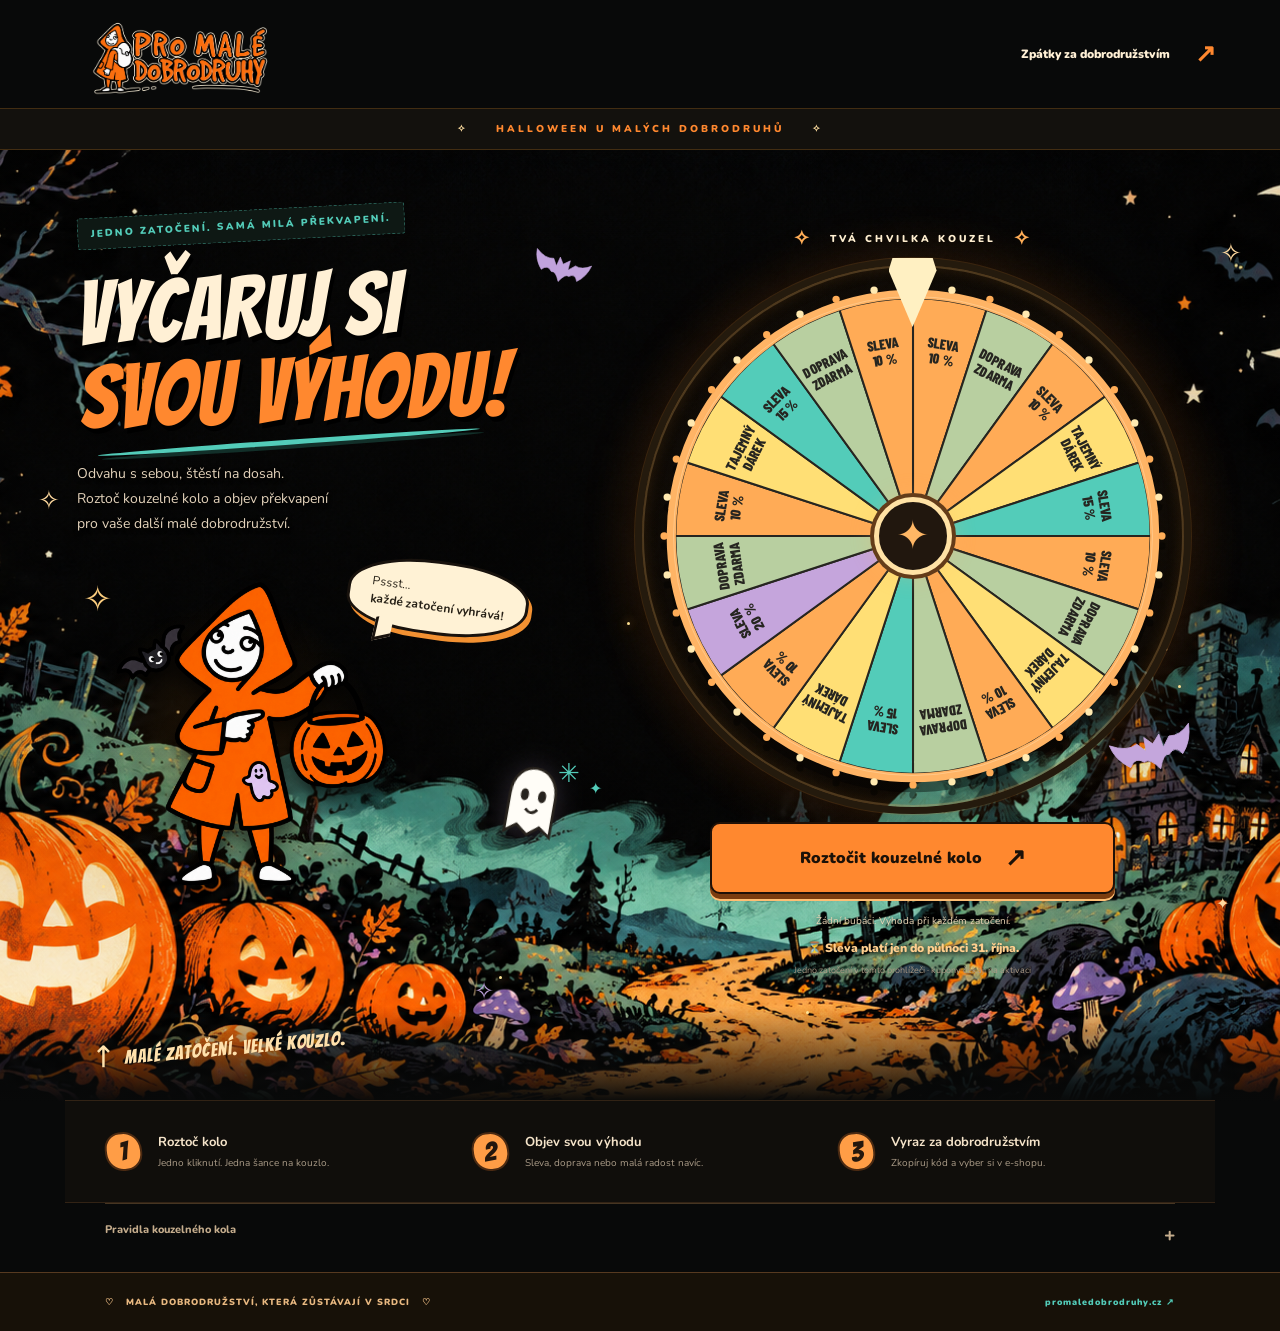
<file: index.html>
<!doctype html><html lang="cs"><head><meta charset="utf-8"><meta name="viewport" content="width=device-width,initial-scale=1"><meta name="theme-color" content="#080909"><title>Halloweenské kolo | Pro malé dobrodruhy</title><meta name="description" content="Malé zatočení, velké dobrodružství. Vyzkoušejte halloweenské kolo pro malé dobrodruhy."><link rel="stylesheet" href="style.css"></head><body>
<svg width="0" height="0" class="symbols" aria-hidden="true"><defs><symbol id="pumpkin" viewBox="0 0 160 140"><path d="M78 29q-8-19 6-24l10 6-9 21" fill="#7dbf6a"/><path d="M80 35C12 4-14 119 49 128q30 15 63-1c67-15 41-124-32-92Z" fill="#ff7a1a"/><path d="M65 34c-30 13-29 76-8 94M93 34c27 15 28 75 9 94M78 34v96" fill="none"/><path d="m35 73 15-18 9 22Zm64 4 13-22 13 18ZM47 94l18 7 12-9 13 10 22-8q-29 40-65 0Z" fill="#252420" stroke-width="3"/></symbol><symbol id="bat" viewBox="0 0 120 65"><path d="M7 9q20 14 35 8l9 12 2-18 9 11 11-10 1 18 11-12q14 4 29-9-3 23-18 36-7-14-17-4-7-4-16 15-10-18-18-14-10-11-19 2Q9 29 7 9Z" fill="currentColor" stroke="currentColor"/></symbol><symbol id="ghost" viewBox="0 0 100 120"><path d="M16 106V49C16-7 84-7 84 49v57l-17-12-17 13-17-13Z" fill="#fffdf7"/><ellipse cx="38" cy="48" rx="4" ry="7" fill="#24231f"/><ellipse cx="64" cy="48" rx="4" ry="7" fill="#24231f"/><path d="M42 69q10 10 18-1" fill="none"/></symbol></defs></svg>
<header><a class="brand" href="#" aria-label="Pro malé dobrodruhy"><img class="brand-logo" src="logo-transparent.png" alt="Pro malé dobrodruhy" width="368" height="180"></a><a class="shop-link" href="https://www.promaledobrodruhy.cz/" target="_blank" rel="noopener">Zpátky za dobrodružstvím <span>↗</span></a></header>
<main><div class="season"><span>✧</span> HALLOWEEN U MALÝCH DOBRODRUHŮ <span>✧</span></div><section class="hero"><div class="midnight-stars" aria-hidden="true"><span>✧</span><span>✦</span><span>✧</span><span>✦</span><span>✧</span></div><div class="fireflies" aria-hidden="true"><i style="--x:8%;--y:62%;--d:-1s"></i><i style="--x:24%;--y:38%;--d:-4s"></i><i style="--x:39%;--y:78%;--d:-2s"></i><i style="--x:49%;--y:16%;--d:-5s"></i><i style="--x:63%;--y:84%;--d:-3s"></i><i style="--x:84%;--y:64%;--d:-6s"></i><i style="--x:92%;--y:27%;--d:-1s"></i><i style="--x:14%;--y:90%;--d:-7s"></i></div><div class="stage-note" aria-hidden="true">Malé zatočení. Velké kouzlo.</div><div class="intro"><div class="eyebrow">JEDNO ZATOČENÍ. SAMÁ MILÁ PŘEKVAPENÍ.</div><h1>Vyčaruj si<br><span>svou výhodu!</span><svg class="bat title-bat"><use href="#bat"/></svg></h1><p class="lead">Odvahu s sebou, štěstí na dosah.<br>Roztoč kouzelné kolo a objev překvapení<br class="desktop"> pro vaše další malé dobrodružství.</p><div class="mascot-scene halloween-scene"><div class="speech">Pssst…<br><b>každé zatočení vyhrává!</b></div><img class="mascot halloween" src="dobrodruh-halloween.png" alt="Halloweenský dobrodruh v oranžovém kabátku se špičatou kapucí, dýňovou lucernou a malým netopýrem"><svg class="pumpkin p1"><use href="#pumpkin"/></svg><svg class="ghost"><use href="#ghost"/></svg><span class="spark s1">✧</span><span class="spark s2">✳</span></div></div>
<div class="game"><div class="game-top"><span>TVÁ CHVILKA KOUZEL</span><span>↙ Zkus své štěstí</span></div><div class="wheel-wrap"><div class="pointer" aria-hidden="true"></div><svg id="wheel" viewBox="0 0 500 500" role="img" aria-label="Kolo výhod: sleva 10 procent, doprava zdarma, tajemný dárek, sleva 15 procent a sleva 20 procent"></svg><div class="hub" aria-hidden="true">✦</div><svg class="bat wheel-bat"><use href="#bat"/></svg></div><button id="spin" class="primary">Roztočit kouzelné kolo <span>↗</span></button><button id="view-result" class="view-result" hidden>Zobrazit mou výhodu a kód ↗</button><p class="game-note">Žádní bubáci. Výhoda při každém zatočení.</p><p class="deadline" style="margin:12px 0 8px;color:#ffcf8e;font-size:12px;font-weight:900;text-shadow:0 2px 5px #000">⏳ Sleva platí jen do půlnoci 31. října.</p><p class="demo-label">Jedno zatočení v tomto prohlížeči · kupony čekají na aktivaci</p></div></section>
<section class="steps" aria-label="Jak to funguje"><div><span class="number">1</span><p><b>Roztoč kolo</b><br>Jedno kliknutí. Jedna šance na kouzlo.</p></div><div><span class="number">2</span><p><b>Objev svou výhodu</b><br>Sleva, doprava nebo malá radost navíc.</p></div><div><span class="number">3</span><p><b>Vyraz za dobrodružstvím</b><br>Zkopíruj kód a vyber si v e-shopu.</p></div></section>
<details><summary>Pravidla kouzelného kola <span>+</span></summary><div class="rules"><p>Toto je funkční ukázka připravované kampaně. Ukázkové kódy nejsou aktivované v e-shopu. Každá výhoda má jeden pevný kód společný pro všechny, kteří ji vytočí. Po zatočení se kolo uzamkne v tomto prohlížeči. Vymazání dat nebo jiný prohlížeč tento limit obejde; pro limit na příjemce emailu je nutné napojit jedinečné pozvánky.</p><p>Navržená akce: losování 31. 10. 2026, uplatnění jen do půlnoci 31. 10. 2026 (čas v Praze). Sleva 10 % od 800 Kč (šance 35 %), doprava od 700 Kč (25 %), dárek od 1 000 Kč (20 %), sleva 15 % od 1 200 Kč (15 %), sleva 20 % od 1 500 Kč s maximální slevou 500 Kč (5 %). Výhody nelze kombinovat. Podmínky a dostupnost dárku je nutné před spuštěním potvrdit.</p></div></details></main>
<footer><span>♡ &nbsp; MALÁ DOBRODRUŽSTVÍ, KTERÁ ZŮSTÁVAJÍ V SRDCI &nbsp; ♡</span><a href="https://www.promaledobrodruhy.cz/" target="_blank" rel="noopener">promaledobrodruhy.cz ↗</a></footer>
<dialog id="result"><button id="close" class="close" aria-label="Zavřít">×</button><span class="eyebrow">ABRAKADABRA… JE TO TVOJE!</span><h2 id="result-title"></h2><p id="condition"></p><div class="code-box"><span id="code"></span><button id="copy">Zkopírovat</button></div><p id="copy-status" role="status"></p><a class="primary" href="https://www.promaledobrodruhy.cz/" target="_blank" rel="noopener">Vybrat si dobrodružství ↗</a><p class="modal-note">Pevný kód · před uplatněním musí být aktivován v e-shopu.<br>Sleva platí jen do půlnoci 31. října 2026 (čas v Praze).</p></dialog><script src="app.js"></script></body></html>
</file>
<file: style.css>
@import url('https://fonts.googleapis.com/css2?family=Bangers&family=Barlow+Condensed:wght@600;700;800;900&family=Nunito:wght@400;600;700;800;900&display=swap');
:root{--ink:#fff0d5;--orange:#ff882f;--mint:#53ccb9;--black:#080909;--cream:#fff0d5}*{box-sizing:border-box}body{margin:0;background:var(--black);color:var(--ink);font-family:Nunito,Arial,sans-serif;overflow-x:hidden}button,a,summary{-webkit-tap-highlight-color:transparent}a{color:inherit;text-decoration:none}button{font:inherit;cursor:pointer}a:focus-visible,button:focus-visible,summary:focus-visible{outline:3px solid var(--mint);outline-offset:6px}button[hidden]{display:none!important}.symbols{position:absolute;pointer-events:none}header{height:108px;max-width:1440px;margin:auto;padding:10px 5%;display:flex;justify-content:space-between;align-items:center;position:relative;z-index:5}.brand{line-height:0}.brand-logo{display:block;width:230px;height:91px;object-fit:contain}.shop-link{font-size:12px;font-weight:900;display:flex;gap:25px;align-items:center}.shop-link span{font-size:25px;color:var(--orange)}main{max-width:1600px;margin:auto}.season{text-align:center;color:var(--orange);font-size:10px;font-weight:900;letter-spacing:3px;padding:13px 20px;border-top:1px solid #ff9a2b33;border-bottom:1px solid #ff9a2b33;background:#13110d;position:relative;z-index:3}.season span{color:#f6d69a;margin:0 22px}.hero{position:relative;isolation:isolate;display:grid;grid-template-columns:46% 54%;padding:52px max(38px,6%) 126px;min-height:870px;background:#080909;gap:0;overflow:hidden}.hero:before{content:'';position:absolute;inset:0;z-index:-3;background:url('halloween-world.png') center bottom / cover no-repeat}.hero:after{content:'';position:absolute;inset:0;pointer-events:none;z-index:-2;background:linear-gradient(180deg,#08090915 65%,transparent 90%,#080909 100%)}.intro{padding-top:8px;position:relative;z-index:2}.eyebrow{font-size:10px;letter-spacing:2px;font-weight:900;color:#b9a78c}.intro>.eyebrow{color:var(--mint);display:inline-block;border:1px dashed #53ccb966;padding:8px 13px;border-radius:3px;transform:rotate(-3deg);background:#0e1814}h1{font:400 clamp(67px,6.9vw,108px)/.95 Bangers,Impact,sans-serif;letter-spacing:1.2px;margin:22px 0 18px;text-transform:uppercase;transform:rotate(-2deg);position:relative;max-width:590px;text-shadow:3px 5px 0 #000}h1>span{display:inline-block;color:var(--orange);position:relative;white-space:nowrap}h1>span:after{content:'';height:5px;background:var(--mint);border-radius:70%;width:89%;position:absolute;bottom:-11px;left:4%;transform:rotate(-2deg);box-shadow:4px 4px 0 #122f29}.title-bat{position:absolute;right:0;top:-12px;width:64px!important;color:#c1a3dc!important;transform:rotate(20deg)}.lead{font-size:14px;line-height:1.8;color:#e4d3bb;max-width:440px;margin:29px 0 0;text-shadow:0 2px 4px #000}.mascot-scene{position:relative;height:355px;width:100%;max-width:510px;margin-top:5px}.mascot-scene:before{content:'';position:absolute;width:300px;height:300px;bottom:0;left:6px;border-radius:50%;background:radial-gradient(circle,#ff941922,transparent 69%)}.mascot.halloween{position:absolute;bottom:-15px;left:10px;width:350px;height:350px;object-fit:contain;filter:drop-shadow(0 10px 8px #0008);z-index:2}.speech{position:absolute;top:20px;left:270px;min-width:155px;background:#fff2d5;color:#262016;padding:16px 21px;font-size:12px;line-height:1.5;z-index:4;border-radius:48% 43% 48% 39%;border:3px solid #18120d;transform:rotate(8deg);box-shadow:4px 5px 0 #f29132}.speech:after{content:'';position:absolute;left:28px;bottom:-13px;width:16px;height:19px;background:#fff2d5;border-left:3px solid #18120d;border-bottom:3px solid #18120d;transform:rotate(-20deg) skew(-25deg)}.p1{display:none}.ghost{position:absolute;right:22px;bottom:50px;width:67px;height:85px;stroke:#28231d;stroke-width:4;transform:rotate(10deg);z-index:3;animation:float 5s ease-in-out infinite;filter:drop-shadow(0 0 13px #c0a4db33)}.spark{position:absolute;font-size:35px;z-index:3;color:var(--mint)}.s1{top:35px;left:6px;color:#ffd080}.s2{bottom:105px;right:7px;font-size:26px}.bat{width:90px;height:50px;color:#c1a3dc}.game{position:relative;text-align:center;padding:23px 0 0 27px;z-index:2}.game:before{content:'';position:absolute;inset:10px -40px 100px -5px;border-radius:50%;z-index:-1;background:radial-gradient(ellipse,#f78a171a 10%,#e2790f0b 55%,transparent 70%)}.game-top{display:flex;justify-content:center;align-items:center;gap:17px;font-size:10px;letter-spacing:3px;font-weight:900;color:#fff2d5}.game-top:before,.game-top:after{content:'✧';font-size:20px;color:#ffae58}.game-top span:last-child{display:none}.wheel-wrap{position:relative;width:min(100%,510px);margin:29px auto 31px;aspect-ratio:1}.wheel-wrap:before{content:'';position:absolute;inset:-16px;border:2px solid #ffba6344;border-radius:50%;box-shadow:0 0 0 7px #241a0d,0 0 0 8px #bd7c3633,0 0 65px #ff7a1a26,inset 0 0 15px #ff9b2b22;pointer-events:none}.wheel-wrap:after{content:'';position:absolute;inset:15px;border:1px solid #fff2d54d;border-radius:50%;pointer-events:none}#wheel{display:block;width:100%;height:100%;transition:transform 5s cubic-bezier(.13,.65,.14,1);filter:drop-shadow(0 10px 0 #0006)}.pointer{position:absolute;top:-23px;left:calc(50% - 24px);width:48px;height:69px;background:#fff0c2;clip-path:polygon(8% 0,92% 0,100% 18%,50% 100%,0 18%);z-index:5;filter:drop-shadow(0 4px 0 black)}.hub{position:absolute;left:calc(50% - 39px);top:calc(50% - 39px);width:78px;height:78px;background:#21170e;border:5px solid #ffe2a5;border-radius:50%;display:grid;place-items:center;z-index:3;box-shadow:0 0 0 4px #643c19,0 0 25px #ffb46555;color:#ffb765;font-size:40px}.wheel-bat{position:absolute;right:-33px;bottom:14px;z-index:4;width:95px;transform:rotate(-16deg);color:#c4a6dc}.primary{border:2px solid #211107;border-radius:10px;background:var(--orange);color:#1b1108;display:flex;align-items:center;justify-content:center;gap:23px;padding:17px 27px;font-weight:900;font-size:16px;box-shadow:0 5px 0 #7b3c0f,0 7px 0 #ffbe73;transition:transform .2s,filter .2s}.game>.primary{width:88%;max-width:405px;margin:0 auto;position:relative}.primary:not(:disabled):hover{filter:brightness(1.12);transform:translateY(-2px)}.primary span{font-size:25px}.primary:disabled{background:#34271b;color:#eac9a2;border-color:#8c6945;box-shadow:0 4px 0 #100c08;cursor:default;font-size:13px}.game-note{font-size:10px;margin:20px 0 7px;color:#e9d4b5;text-shadow:0 2px 5px black}.demo-label{font-size:9px;color:#aa9985;margin:0}.view-result{display:block;margin:17px auto 0;border:0;background:#131d19e8;color:#8ee7d5;padding:9px 17px;border-radius:30px;font-weight:800;font-size:12px}.midnight-stars{position:absolute;inset:0;pointer-events:none;z-index:1}.midnight-stars span{position:absolute;color:#ffd99e;animation:twinkle 5s ease-in-out infinite}.midnight-stars span:nth-child(1){top:35%;left:3%;font-size:26px}.midnight-stars span:nth-child(2){top:66%;left:46%;color:var(--mint);animation-delay:-2s}.midnight-stars span:nth-child(3){top:9%;right:3%;font-size:26px}.midnight-stars span:nth-child(4){top:78%;right:4%;animation-delay:-1s}.midnight-stars span:nth-child(5){bottom:10%;left:37%;color:#b99ed5;font-size:24px;animation-delay:-3s}.fireflies{position:absolute;inset:40% 0 0;pointer-events:none;z-index:1}.fireflies i{position:absolute;left:var(--x);top:var(--y);width:3px;height:3px;border-radius:50%;background:#ffe496;box-shadow:0 0 10px #ffc25a,0 0 25px #ff952c;animation:firefly 8s ease-in-out infinite;animation-delay:var(--d)}.stage-note{position:absolute;left:7%;bottom:35px;font:400 19px Bangers;letter-spacing:1px;transform:rotate(-5deg);color:#ffe1ac;z-index:4}.stage-note:before{content:'↗';font:30px Nunito;display:inline-block;transform:rotate(-40deg);margin-right:8px}.steps{max-width:1150px;position:relative;display:grid;grid-template-columns:repeat(3,1fr);gap:30px;padding:30px 40px;margin:-2px auto 0;border-top:1px solid #8d5e3144;border-bottom:1px solid #8d5e3144;background:#100e0b}.steps>div{display:flex;gap:16px;align-items:center}.number{width:37px;height:39px;flex-shrink:0;background:#ff9d46;border:2px solid #4b2a12;color:#24170d;border-radius:42% 50% 43% 49%;display:grid;place-items:center;font:400 27px Bangers;transform:rotate(-7deg)}.steps p{font-size:10px;line-height:1.8;color:#aa9b87;margin:0}.steps b{font-size:13px;color:#f5e4ca}.details{display:flex;align-items:center;justify-content:space-between;gap:30px;max-width:1150px;padding:45px 40px;margin:auto}h2{font:400 38px/1.1 Bangers;letter-spacing:1px;margin:12px 0;color:#ffad61}.details p{font-size:12px;color:#ac9c85}.rewards{display:flex;gap:8px;flex-wrap:wrap;max-width:420px}.rewards span{font-size:11px;font-weight:800;border:1px solid #6a5134;padding:11px 16px;border-radius:30px;background:#1d170f;color:#f1d9b5}details{max-width:1070px;margin:0 auto 35px;border-top:1px solid #463522}summary{padding-top:18px;cursor:pointer;font-size:11px;font-weight:800;list-style:none;color:#c5ad8d}summary span{float:right;font-size:19px}.rules{font-size:12px;line-height:1.8;color:#b5a68f}footer{display:flex;align-items:center;justify-content:space-between;gap:20px;border-top:1px solid #573a20;padding:23px max(35px,calc((100vw - 1070px)/2));font-size:9px;letter-spacing:1px;font-weight:900;background:#171108;color:#e9b981}footer a{color:var(--mint)}dialog{width:min(92vw,500px);background:#15120e;color:#ffefd6;border:2px solid #c48e4e;border-radius:20px;box-shadow:0 0 0 8px #1d140d,0 0 75px #ff7a1a2b;padding:45px 28px 25px;text-align:center}dialog::backdrop{background:#050603c9;backdrop-filter:blur(6px)}.close{position:absolute;right:15px;top:8px;background:none;border:0;color:#f8e3c2;font-size:28px}dialog h2{font-size:53px;transform:rotate(-2deg);margin:22px 0 12px}dialog p{font-size:13px;line-height:1.6}.code-box{display:flex;justify-content:space-between;align-items:center;gap:9px;padding:15px;border:2px dashed #bb8c50;background:#2b2014;border-radius:8px;margin-top:22px}#code{font-size:19px;font-weight:900;letter-spacing:1px;color:#ffdb9d}.code-box button{background:#efd2a2;color:#261a0c;border:0;padding:10px;border-radius:5px;font-size:11px}#copy-status{min-height:20px;font-size:11px;color:var(--mint)}dialog .primary{font-size:14px;margin-bottom:23px}.modal-note{font-size:10px!important;color:#ae9e86;margin:0}@keyframes float{50%{transform:translateY(-13px) rotate(5deg)}}@keyframes twinkle{50%{opacity:.35;transform:scale(.7)}}@keyframes firefly{0%,100%{opacity:.1;transform:translate(0,0)}45%{opacity:.9;transform:translate(15px,-30px)}70%{opacity:.2;transform:translate(-8px,-50px)}}
@media(min-width:1450px){.hero{padding-top:65px;min-height:930px}.mascot-scene{height:385px}.mascot.halloween{width:390px;height:390px;left:0}.wheel-wrap{width:550px;max-width:100%}.game{padding-top:20px}}
@media(max-width:1050px) and (min-width:761px){.hero{padding-left:35px;padding-right:35px;grid-template-columns:45% 55%;min-height:800px;padding-top:45px}.intro h1{font-size:74px}.mascot.halloween{width:300px;height:300px;left:-10px}.speech{left:210px;min-width:135px;font-size:10px;padding:13px 15px}.mascot-scene{height:320px}.ghost{right:-10px;bottom:75px;width:45px}.game{padding-left:35px}.game-top{font-size:9px;letter-spacing:2px}.lead{font-size:13px}.steps{margin:0 25px;padding:25px;gap:15px}.details{padding:35px}details{margin:0 35px 30px}}
@media(max-width:760px){header{height:88px;padding:8px 20px}.brand-logo{width:172px;height:71px}.shop-link{font-size:10px;max-width:130px;gap:8px;text-align:right}.shop-link span{font-size:21px}.season{font-size:8px;padding:10px 5px;letter-spacing:1.1px}.season span{margin:0 6px}.hero{display:flex;flex-direction:column;padding:33px 22px 100px;min-height:0;overflow:hidden}.hero:before{background-size:auto 890px;background-position:center bottom}.hero:after{background:linear-gradient(180deg,#080909 0%,#080909b0 25%,transparent 50%,transparent 97%,#080909 100%)}.intro{text-align:center;padding:0;display:contents}.intro>.eyebrow{order:0;align-self:center;font-size:8px;letter-spacing:1.2px;padding:8px 10px}.intro h1{order:1;font-size:clamp(62px,12.8vw,91px);max-width:none;margin:23px 0 14px;text-align:center}.title-bat{width:47px!important;right:0;top:-19px}.lead{order:2;font-size:12px;line-height:1.7;margin:17px auto 0;text-align:center;max-width:310px}.desktop{display:none}.game{order:3;padding:29px 8px 0;width:100%;max-width:470px;margin:auto}.game-top{font-size:9px;letter-spacing:2px;gap:12px}.wheel-wrap{width:calc(100% - 20px);margin:28px auto 28px}.wheel-wrap:before{inset:-11px;box-shadow:0 0 0 5px #241a0d,0 0 0 6px #bd7c3633,0 0 40px #ff7a1a29}.pointer{width:37px;height:54px;left:calc(50% - 18.5px);top:-17px}.hub{width:62px;height:62px;left:calc(50% - 31px);top:calc(50% - 31px);font-size:31px;border-width:4px}.wheel-bat{right:-22px;bottom:5px;width:70px}.game>.primary{width:94%;font-size:14px;padding:15px 15px}.game-note{font-size:9px;line-height:1.7}.demo-label{font-size:8px}.mascot-scene{order:4;width:320px;max-width:100%;height:270px;margin:25px auto -22px}.mascot.halloween{width:270px;height:270px;left:-9px;bottom:-3px}.speech{left:190px;top:8px;min-width:120px;font-size:9px;padding:12px 13px;box-shadow:3px 4px 0 #f29132}.ghost{right:6px;bottom:41px;width:43px;height:60px}.s1{font-size:24px;left:-4px;top:58px}.s2{font-size:19px;right:5px;bottom:120px}.stage-note{left:auto;right:25px;bottom:26px;font-size:15px;transform:rotate(-4deg)}.midnight-stars span:nth-child(3){top:30%;right:2%}.midnight-stars span:nth-child(1){top:24%;left:1%}.steps{display:grid;grid-template-columns:1fr;margin:0 22px;padding:24px;gap:22px;border-radius:12px}.steps p{font-size:11px}.steps b{font-size:14px}.details{display:block;padding:35px 25px}h2{font-size:35px}.rewards{margin-top:22px}.rewards span{font-size:10px;padding:9px 13px}details{margin:0 25px 30px}.rules{font-size:11px}footer{display:block;text-align:center;line-height:1.8;font-size:8px;padding:20px}footer a{display:block;margin-top:10px}}
@media(max-width:360px){.brand-logo{width:150px}.shop-link{font-size:9px;max-width:110px}.intro h1{font-size:57px}.hero{padding-left:15px;padding-right:15px}.speech{left:175px;min-width:113px}}
@media(prefers-reduced-motion:reduce){*,*:before,*:after{animation:none!important;scroll-behavior:auto!important}#wheel{transition-duration:.1s}}
</file>
